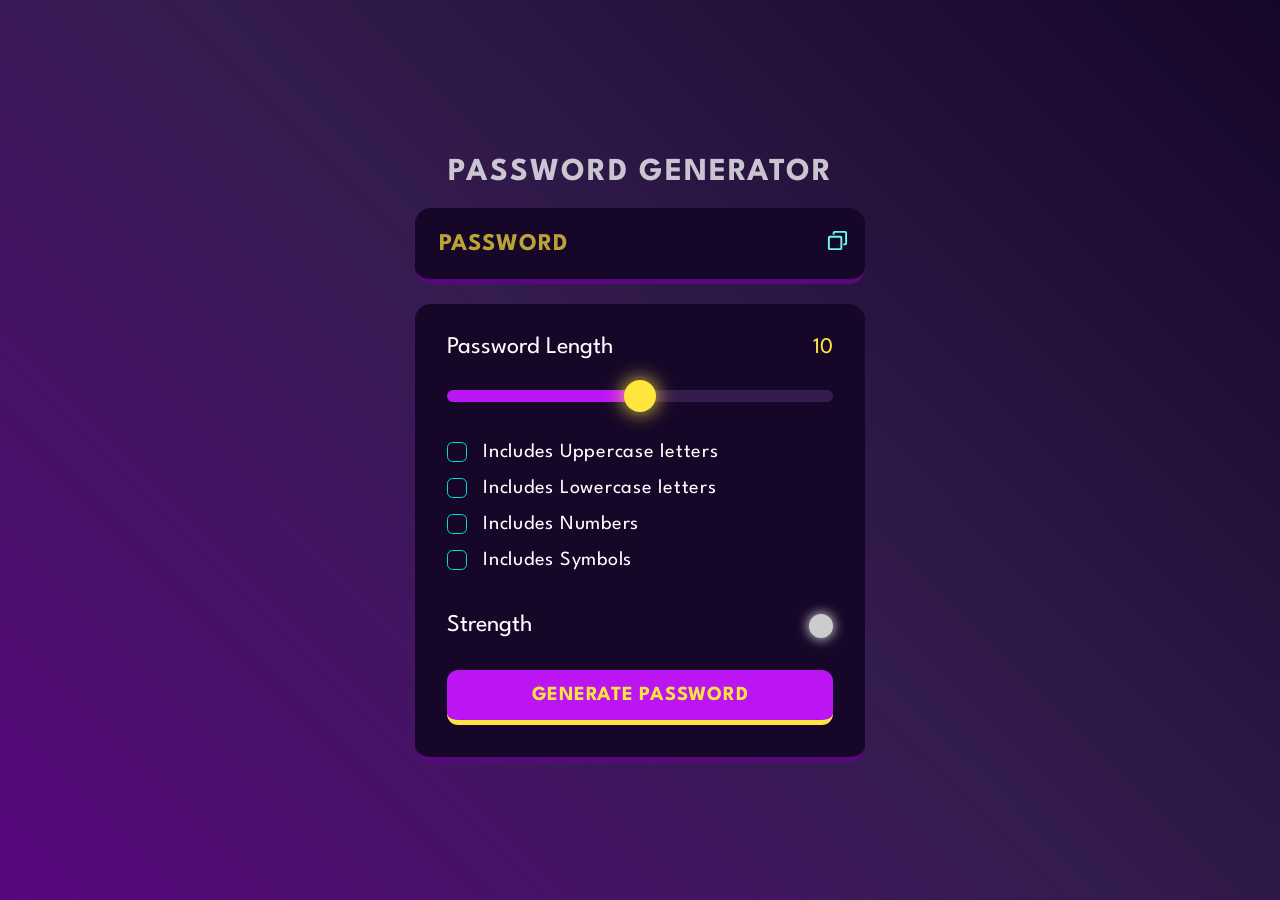
<file: passwordgeneratorapp/index.html>
<html lang="en">
  <head>
    <meta charset="UTF-8" />
    <meta name="viewport" content="width=device-width, initial-scale=1.0" />
    <title>Document</title>
    <link rel="stylesheet" href="index.css" />
    <link rel="preconnect" href="https://fonts.googleapis.com" />
    <link rel="preconnect" href="https://fonts.gstatic.com" crossorigin />
    <link
      href="https://fonts.googleapis.com/css2?family=League+Spartan:wght@100;200;300;400;600&display=swap"
      rel="stylesheet"
    />

    <style>
      .active{
        transform: scale(1);
        transition: all 250ms ease-in-out;
}
    </style>
  </head>
  <body>
    <div id="bgBack">
      <div class="box">
        <h1 class="color1">PASSWORD GENERATOR</h1>
        <div class="box1">
          <div class="inputbox">
            <input type="text" readonly class="inputclass" displayscreen  placeholder="PASSWORD"/>

            <button copybtn class="imgbox">
              <img src="image/copy.svg" alt="" width="23px" height="23px" class=""/>
            </button>
            <p messbtn class="messbtn"></p>
          </div>
        </div>
        <div class="passwordbox">
          <div class="mainpwdbox">
            <div class="lengthbox">
              <span class="passwordlengt">Password Length</span>
              <span passwordlength class="colornum">0</span>
            </div>
            <input
              min="0"
              max="20"
              type="range"
              step="1"
              slider
              id="slidervalue"
            />
            <div class="check">
              <input type="checkbox" id="Uppercase" />
              <label for="Uppercase" class="passwordlength"
                >Includes Uppercase letters</label
              >
            </div>
            <div class="check">
              <input type="checkbox" id="Lowercase" />
              <label for="Uppercase" class="passwordlength"
                >Includes Lowercase letters</label
              >
            </div>
            <div class="check">
              <input type="checkbox" id="Numbers" />
              <label for="Uppercase" class="passwordlength"
                >Includes Numbers</label
              >
            </div>
            <div class="check">
              <input type="checkbox" id="Symbols" />
              <label for="Uppercase" class="passwordlength"
                >Includes Symbols</label
              >
            </div>
            <div class="strengthbox">
              <p id="strength">Strength</p>
              <div indicator class="indicatorbox"></div>
            </div>
            <button id="generatebutton" class="passwordlength ">
              GENERATE PASSWORD
            </button>
          </div>
        </div>
      </div>
    </div>
    <script src="index.js"></script>
  </body>
</html>
</file>
<file: passwordgeneratorapp/index.css>
*,
*::before,
*::after {
    margin: 0;
    padding: 0;
    box-sizing: border-box;
    font-family: 'League Spartan', sans-serif;
}

:root {

    --dk-violet: hsl(268, 75%, 9%);
    --lt-violet: hsl(268, 47%, 21%);
    --lt-violet2: hsl(281, 89%, 26%);
    --vb-violet: hsl(285, 91%, 52%);
    --vb-violet2: hsl(290, 70%, 36%);
  
    --vb-yellow: hsl(52, 100%, 62%);
  
  
    --pl-white: hsl(0, 0%, 100%);
  
    --vb-cyan: hsl(176, 100%, 44%);
    --vb-cyan2: hsl(177, 92%, 70%);
    --dk-text: hsl(198, 20%, 13%);
}

#bgBack{
    width: 100vw;
    height: 100vh;
    background: linear-gradient(45deg, hsl(281, 89%, 26%),hsl(268, 47%, 21%), hsl(268, 75%, 9%));
    display: flex;
    flex-direction: column;
    justify-content: center;
    align-items: center;
   

}
.color1{
    color: white;
    font-size: 2em;
    
    font-weight: bold;
    letter-spacing: 2px;
    opacity: 0.75;
    text-align: center;
    line-height: 70px;
}
.box1{
   
   border-radius: 1rem;
   background-color: var(--dk-violet);
   border-bottom: 5px solid hsl(281, 89%, 26%);
   margin-bottom: 20px;
   
 
}

.box{
    max-width: 450px;
    width: 90%;
   
    
   
}
.inputbox{
    
   position: relative;

    
}
.inputclass{
    width: 100%;
    background-color: transparent;
    padding: 1.25rem 1rem;
    color: var(--vb-yellow);
    font-weight: 600;
    font-size: 1.5rem;
    line-height: 30px;
    letter-spacing: 1px;
    padding-right: 3.25rem;
    border:none;
    
}
.imgbox{
    position: absolute;
    top: 30%;
    right: 1rem;
    
    background-color: transparent;
    border: none;
    
}
.inputbox>input{
    appearance: none;
    background-color: transparent;
    font-size: 1.5rem;
    color:  hsl(52, 100%, 62%);
    border: none;
    font-weight: bold;


}
.passwordbox{
    border-radius: 1rem;
    background-color: var(--dk-violet);
    border-bottom: 5px solid hsl(281, 89%, 26%);

}
.passwordlength{
    color: white;
    font-size: 1.25rem;
    
    letter-spacing: 0.75;
    

    
    
}
.passwordlengt{
    color: hsl(0, 0%, 100%);
    font-size: 1.5rem;
    
}
.colornum{
    color:  hsl(52, 100%, 62%);
    font-size: 1.4rem;
}
.mainpwdbox{
  padding: 32px;
  
   
}
.check{
    display: flex;
    flex-direction: row;
    margin: 1rem 0rem;
    align-items: center;
    gap: 0px 1rem;
    
    
}
.lengthbox{
    display: flex;
    flex-direction: row;
    justify-content: space-between;
    align-items: center;
    justify-content: space-between;
}
#strength{
    color: var(--pl-white);
    font-size: 1.5rem;
   
}
#generatebutton{
    appearance: none;
    border: none;
    background-color: var(--vb-violet);
    
    
   padding: 1rem 0rem;
   width: 100%;
    text-align: center;
    font-weight: bold;
    color: var(--vb-yellow);
    border-bottom: 5px solid var(--vb-yellow);
    border-radius: 0.7rem;
}
.indicatorbox{
    width:1.5rem;
    height:1.5rem;
    border-radius:50%;
}
.strengthbox{
    display: flex;
    flex-direction: row;
    justify-content: space-between;
    padding: 1.75rem 0rem 2rem 0rem;

}
#slidervalue{
    margin: 2rem 0rem 1.5rem 0rem;
}
.check>input{
    appearance: none;
    width: 20px;
    height: 20px;
    border: 1px solid var(--vb-cyan);
    border-radius:0.35rem;
    position: relative;
 

}
.check>input:checked{
    background-color: var(--vb-cyan);
}
.check>input:checked::before{
    content: "✔";
    font-size: 1.05rem;
    font-weight: 600;
    position: absolute;
    left: 2px;
    bottom: 0.5px;
}
#slidervalue{
    width: 100%;
    appearance: none;
    height: 0.75rem;
    border-radius: 1rem;
    background-color: var(--lt-violet);
    background-image: linear-gradient(var(--vb-violet), var(--vb-violet));
    background-repeat: no-repeat;
    
    
}
#slidervalue::-webkit-slider-thumb{
    
    appearance: none;
    width: 2rem;
    height: 2rem;
    background-color: var(--vb-yellow);
    border-radius: 50%;
    box-shadow: 0px 0px 20px 0px var(--vb-yellow);
    position: relative;
    
}
.inputclass{
    position: relative;
    padding: 1.3rem;
}
.inputclass::placeholder{
    color: var(--vb-yellow);
    position: absolute;
    top: 50%;
    transform: translateY(-50%);
    opacity: 0.7;
    left: 1.5rem;


}
.messbtn{
    color: var(--vb-yellow);
    position: absolute;
    top: -15px;
    right: 7px;
    font-size: 1.25rem;
    padding: 5.5px;
    border-radius: 50px;
   transform: scale(0);
    background-color: var(--vb-violet2);
    transition: all 250ms ease-in-out;
    
    
    

}
#slidervalue:focus{
    outline: 0.23rem solid var(--vb-yellow);
}
#slidervalue::-webkit-slider-thumb:hover{
    background-color:var(--dk-violet);
    outline: 2px solid var(--vb-yellow);
    
}
</file>
